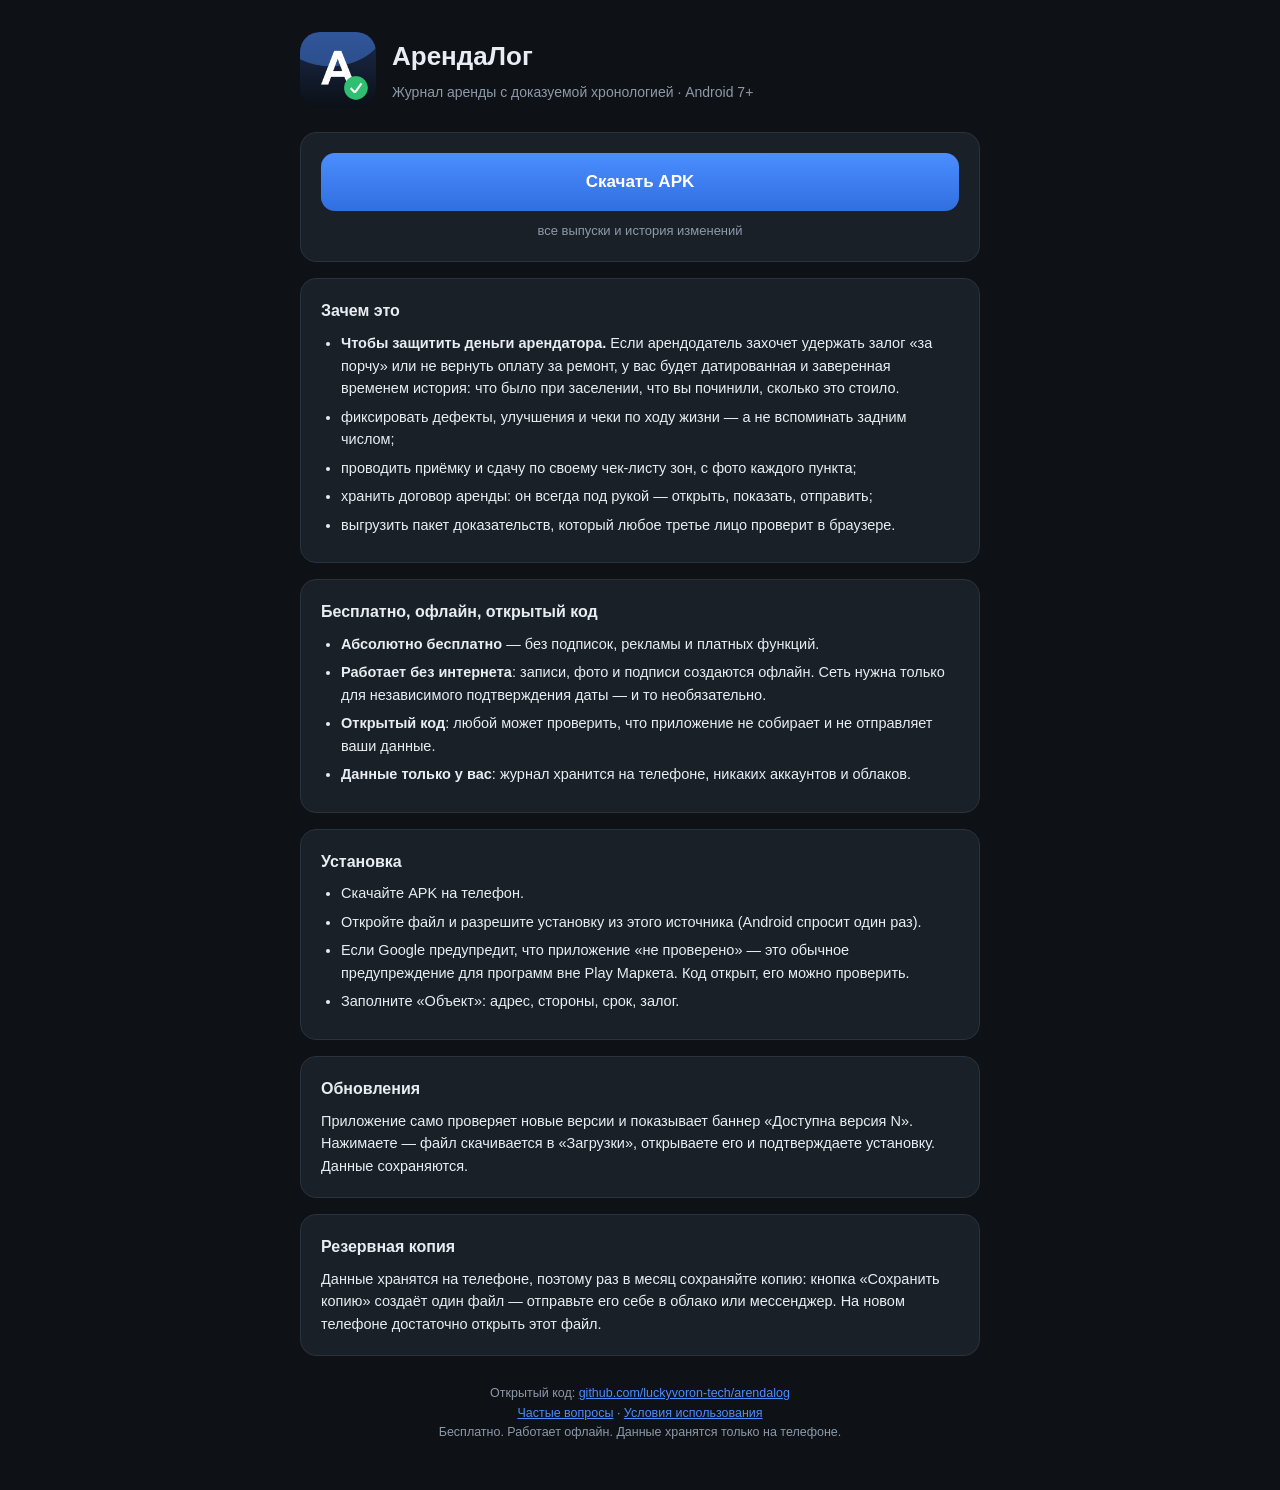
<file: docs/index.html>
<!DOCTYPE html>
<html lang="ru">
<head>
<meta charset="utf-8">
<meta name="viewport" content="width=device-width, initial-scale=1">
<title>АрендаЛог — журнал аренды с доказуемой хронологией</title>
<meta name="description" content="Android-приложение для арендатора: фиксирует дефекты, улучшения, чеки, приёмку и сдачу жилья с хеш-цепочкой, подписями и метками времени RFC 3161.">
<style>
  :root { --bg:#0e1116; --card:#1a2027; --line:#2a323d; --txt:#e8edf3; --muted:#8d99a8; --accent:#4c8dff; --ok:#2fbf71; }
  * { box-sizing:border-box; }
  body { margin:0; background:var(--bg); color:var(--txt); font:16px/1.55 -apple-system,"Segoe UI",Roboto,sans-serif; }
  .wrap { max-width:720px; margin:0 auto; padding:32px 20px 48px; }
  header { display:flex; gap:16px; align-items:center; margin-bottom:24px; }
  header img { width:76px; height:76px; border-radius:20px; }
  h1 { font-size:26px; margin:0 0 6px; }
  .sub { color:var(--muted); font-size:14px; }
  .card { background:var(--card); border:1px solid var(--line); border-radius:16px; padding:20px; margin:16px 0; }
  .btn { display:block; text-align:center; background:linear-gradient(180deg,var(--accent),#2f6fe0); color:#fff;
         text-decoration:none; font-weight:700; padding:16px; border-radius:14px; font-size:17px; }
  .btn:active { transform:scale(.99); }
  .link { display:block; text-align:center; color:var(--muted); font-size:13px; margin-top:10px; text-decoration:none; }
  ul { margin:8px 0 0; padding-left:20px; }
  li { margin:6px 0; font-size:14.5px; }
  code { background:#0b0e12; padding:2px 6px; border-radius:6px; font-size:13px; }
  .ok { color:var(--ok); }
  .grid { display:grid; grid-template-columns:1fr 1fr; gap:10px; }
  @media (max-width:560px) { .grid { grid-template-columns:1fr; } }
  footer { color:var(--muted); font-size:12.5px; text-align:center; margin-top:28px; }
  a { color:var(--accent); }
</style>
</head>
<body>
<div class="wrap">

  <header>
    <img src="icon-512.png" alt="АрендаЛог">
    <div>
      <h1>АрендаЛог</h1>
      <div class="sub">Журнал аренды с доказуемой хронологией · Android 7+</div>
    </div>
  </header>

  <div class="card">
    <a class="btn" href="https://github.com/luckyvoron-tech/arendalog/releases/latest/download/ArendaLog.apk">Скачать APK</a>
    <a class="link" href="https://github.com/luckyvoron-tech/arendalog/releases">все выпуски и история изменений</a>
  </div>

  <div class="card">
    <b>Зачем это</b>
    <ul>
      <li><b>Чтобы защитить деньги арендатора.</b> Если арендодатель захочет удержать залог «за порчу» или не вернуть оплату за ремонт, у вас будет датированная и заверенная временем история: что было при заселении, что вы починили, сколько это стоило.</li>
      <li>фиксировать дефекты, улучшения и чеки по ходу жизни — а не вспоминать задним числом;</li>
      <li>проводить приёмку и сдачу по своему чек-листу зон, с фото каждого пункта;</li>
      <li>хранить договор аренды: он всегда под рукой — открыть, показать, отправить;</li>
      <li>выгрузить пакет доказательств, который любое третье лицо проверит в браузере.</li>
    </ul>
  </div>

  <div class="card">
    <b>Бесплатно, офлайн, открытый код</b>
    <ul>
      <li><b>Абсолютно бесплатно</b> — без подписок, рекламы и платных функций.</li>
      <li><b>Работает без интернета</b>: записи, фото и подписи создаются офлайн. Сеть нужна только для независимого подтверждения даты — и то необязательно.</li>
      <li><b>Открытый код</b>: любой может проверить, что приложение не собирает и не отправляет ваши данные.</li>
      <li><b>Данные только у вас</b>: журнал хранится на телефоне, никаких аккаунтов и облаков.</li>
    </ul>
  </div>

  <div class="card">
    <b>Установка</b>
    <ul>
      <li>Скачайте APK на телефон.</li>
      <li>Откройте файл и разрешите установку из этого источника (Android спросит один раз).</li>
      <li>Если Google предупредит, что приложение «не проверено» — это обычное предупреждение для программ вне Play Маркета. Код открыт, его можно проверить.</li>
      <li>Заполните «Объект»: адрес, стороны, срок, залог.</li>
    </ul>
  </div>

  <div class="card">
    <b>Обновления</b>
    <p style="margin:8px 0 0;font-size:14.5px">Приложение само проверяет новые версии и показывает баннер «Доступна версия N». Нажимаете — файл скачивается в «Загрузки», открываете его и подтверждаете установку. Данные сохраняются.</p>
  </div>

  <div class="card">
    <b>Резервная копия</b>
    <p style="margin:8px 0 0;font-size:14.5px">Данные хранятся на телефоне, поэтому раз в месяц сохраняйте копию: кнопка «Сохранить копию» создаёт один файл — отправьте его себе в облако или мессенджер. На новом телефоне достаточно открыть этот файл.</p>
  </div>

  <footer>
    Открытый код: <a href="https://github.com/luckyvoron-tech/arendalog">github.com/luckyvoron-tech/arendalog</a><br>
    <a href="https://github.com/luckyvoron-tech/arendalog/blob/main/docs/faq.md">Частые вопросы</a> ·
    <a href="https://github.com/luckyvoron-tech/arendalog/blob/main/docs/terms.md">Условия использования</a><br>
    Бесплатно. Работает офлайн. Данные хранятся только на телефоне.
  </footer>
</div>
</body>
</html>
</file>
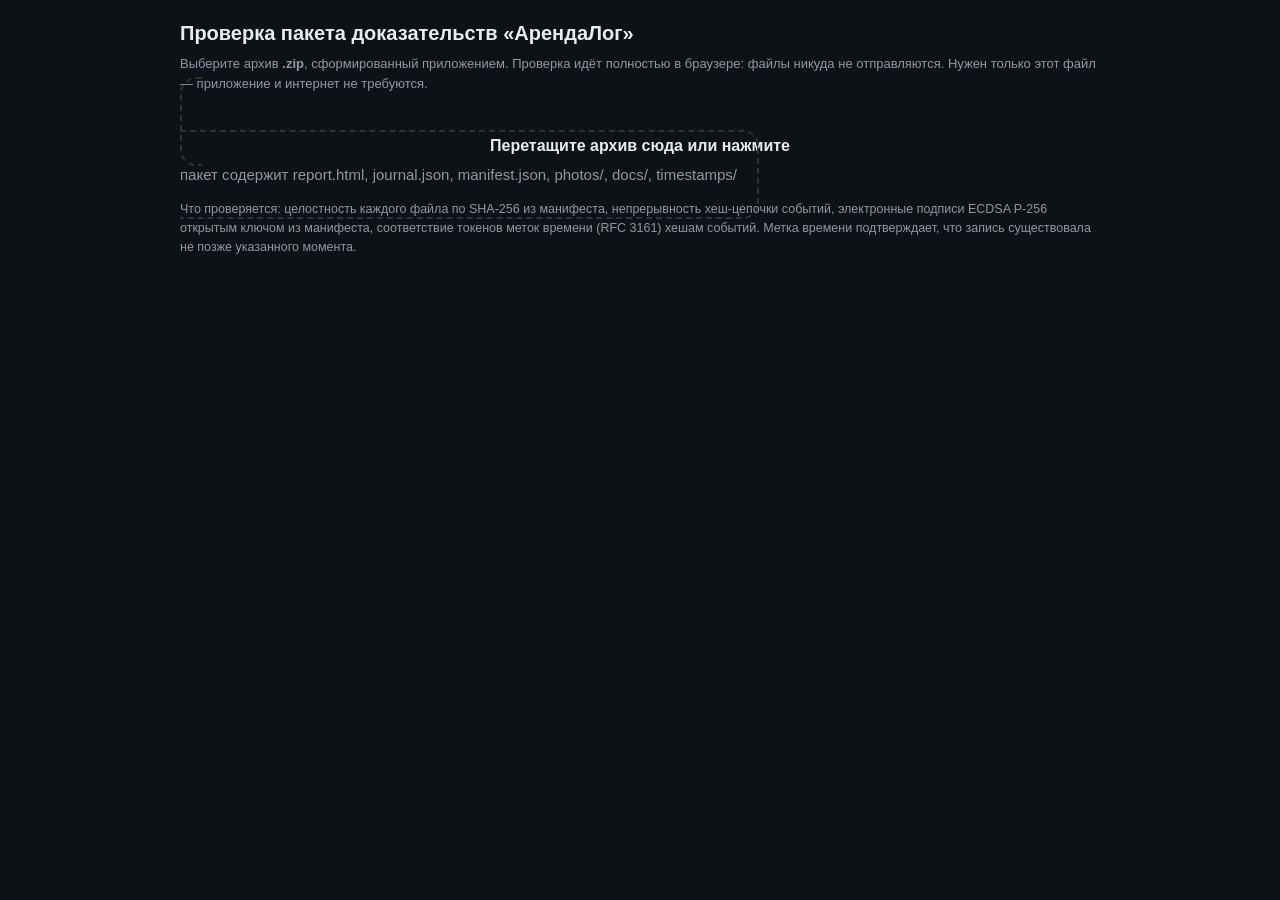
<file: app/verify.html>
<!DOCTYPE html>
<html lang="ru">
<head>
<meta charset="utf-8">
<meta name="viewport" content="width=device-width, initial-scale=1">
<title>АрендаЛог — проверка пакета доказательств</title>
<style>
  :root { --bg:#0e1116; --card:#1a2027; --line:#2a323d; --txt:#e8edf3; --muted:#8d99a8; --ok:#2fbf71; --bad:#ef5b5b; --warn:#f0b429; --accent:#4c8dff; }
  * { box-sizing:border-box; }
  body { margin:0; padding:18px; background:var(--bg); color:var(--txt); font:15px/1.5 -apple-system,"Segoe UI",Roboto,sans-serif; }
  .wrap { max-width:920px; margin:0 auto; }
  h1 { font-size:20px; margin:0 0 6px; }
  .sub { color:var(--muted); font-size:13px; margin-bottom:18px; }
  .drop { border:2px dashed var(--line); border-radius:16px; padding:34px 20px; text-align:center; color:var(--muted); cursor:pointer; transition:.15s; }
  .drop:hover, .drop.over { border-color:var(--accent); color:#cfe0ff; background:rgba(76,141,255,.06); }
  .drop b { color:var(--txt); display:block; margin-bottom:6px; font-size:16px; }
  input[type=file] { display:none; }
  .card { background:var(--card); border:1px solid var(--line); border-radius:14px; padding:16px; margin-top:16px; }
  .verdict { display:flex; align-items:center; gap:12px; font-size:17px; font-weight:700; }
  .dot { width:14px; height:14px; border-radius:50%; flex:0 0 14px; }
  .ok { color:#a9e8c4; } .ok .dot { background:var(--ok); }
  .bad { color:#ffb3b3; } .bad .dot { background:var(--bad); }
  .warn { color:#f3d38a; } .warn .dot { background:var(--warn); }
  .kv { display:flex; justify-content:space-between; gap:14px; padding:7px 0; border-bottom:1px dashed rgba(255,255,255,.07); font-size:13.5px; }
  .kv:last-child { border-bottom:0; }
  .kv span { color:var(--muted); } .kv b { text-align:right; }
  .mono { font-family:ui-monospace,Consolas,monospace; font-size:12px; word-break:break-all; }
  table { width:100%; border-collapse:collapse; font-size:12.5px; margin-top:10px; }
  th,td { border:1px solid var(--line); padding:6px 8px; text-align:left; vertical-align:top; }
  th { background:#202832; color:var(--muted); font-weight:600; }
  .tag { font-size:11px; padding:2px 7px; border-radius:6px; border:1px solid var(--line); white-space:nowrap; }
  .tag.ok { border-color:rgba(47,191,113,.45); background:rgba(47,191,113,.12); }
  .tag.bad { border-color:rgba(239,91,91,.45); background:rgba(239,91,91,.12); }
  .tag.warn { border-color:rgba(240,180,41,.45); background:rgba(240,180,41,.12); }
  ul.problems { margin:10px 0 0; padding-left:20px; color:#ffb3b3; font-size:13px; }
  .hint { color:var(--muted); font-size:12.5px; margin-top:14px; }
  .hide { display:none; }
</style>
</head>
<body>
<div class="wrap">
  <h1>Проверка пакета доказательств «АрендаЛог»</h1>
  <div class="sub">Выберите архив <b>.zip</b>, сформированный приложением. Проверка идёт полностью в браузере:
    файлы никуда не отправляются. Нужен только этот файл — приложение и интернет не требуются.</div>

  <label class="drop" id="drop" for="fileInput">
    <b>Перетащите архив сюда или нажмите</b>
    <span>пакет содержит report.html, journal.json, manifest.json, photos/, docs/, timestamps/</span>
  </label>
  <input type="file" id="fileInput" accept=".zip,application/zip">

  <div id="result"></div>

  <div class="hint">
    Что проверяется: целостность каждого файла по SHA-256 из манифеста, непрерывность хеш-цепочки событий,
    электронные подписи ECDSA P-256 открытым ключом из манифеста, соответствие токенов меток времени
    (RFC 3161) хешам событий. Метка времени подтверждает, что запись существовала не позже указанного момента.
  </div>
</div>

<script>
'use strict';

/* ─────────── канонический JSON: должен совпадать с приложением ─────────── */
function canonical(v) {
  if (v === null || typeof v !== 'object') return JSON.stringify(v);
  if (Array.isArray(v)) return '[' + v.map(canonical).join(',') + ']';
  const keys = Object.keys(v).filter(k => v[k] !== undefined).sort();
  return '{' + keys.map(k => JSON.stringify(k) + ':' + canonical(v[k])).join(',') + '}';
}
function hex(b) { return Array.from(new Uint8Array(b), x => x.toString(16).padStart(2, '0')).join(''); }
async function sha256Hex(data) {
  const buf = typeof data === 'string' ? new TextEncoder().encode(data) : data;
  return hex(await crypto.subtle.digest('SHA-256', buf));
}
function b64ToBytes(b64) {
  const s = atob(b64);
  const out = new Uint8Array(s.length);
  for (let i = 0; i < s.length; i++) out[i] = s.charCodeAt(i);
  return out;
}
const esc = s => String(s == null ? '' : s).replace(/[&<>"]/g, c => ({ '&': '&amp;', '<': '&lt;', '>': '&gt;', '"': '&quot;' }[c]));
const fmt = iso => {
  if (!iso) return '—';
  const d = new Date(iso);
  if (isNaN(d)) return '—';
  const p = n => String(n).padStart(2, '0');
  return `${p(d.getDate())}.${p(d.getMonth() + 1)}.${d.getFullYear()} ${p(d.getHours())}:${p(d.getMinutes())}`;
};

/* ─────────── чтение ZIP (stored + deflate) ─────────── */
async function readZip(buffer) {
  const u8 = new Uint8Array(buffer);
  const dv = new DataView(buffer);
  let eocd = -1;
  for (let i = u8.length - 22; i >= Math.max(0, u8.length - 66000); i--) {
    if (dv.getUint32(i, true) === 0x06054b50) { eocd = i; break; }
  }
  if (eocd < 0) throw new Error('это не ZIP-архив');
  const count = dv.getUint16(eocd + 10, true);
  const cdOffset = dv.getUint32(eocd + 16, true);
  const entries = [];
  let p = cdOffset;
  for (let i = 0; i < count; i++) {
    if (dv.getUint32(p, true) !== 0x02014b50) break;
    const method = dv.getUint16(p + 10, true);
    const crc = dv.getUint32(p + 16, true);
    const csize = dv.getUint32(p + 20, true);
    const usize = dv.getUint32(p + 24, true);
    const nameLen = dv.getUint16(p + 28, true);
    const extraLen = dv.getUint16(p + 30, true);
    const commentLen = dv.getUint16(p + 32, true);
    const localOff = dv.getUint32(p + 42, true);
    const name = new TextDecoder('utf-8').decode(u8.subarray(p + 46, p + 46 + nameLen));
    entries.push({ name, method, csize, usize, crc, localOff });
    p += 46 + nameLen + extraLen + commentLen;
  }
  const files = {};
  for (const e of entries) {
    if (e.name.endsWith('/')) continue;
    const lh = e.localOff;
    if (dv.getUint32(lh, true) !== 0x04034b50) continue;
    const nameLen = dv.getUint16(lh + 26, true);
    const extraLen = dv.getUint16(lh + 28, true);
    const start = lh + 30 + nameLen + extraLen;
    const raw = u8.subarray(start, start + e.csize);
    let data;
    if (e.method === 0) {
      data = raw;
    } else if (e.method === 8) {
      const ds = new DecompressionStream('deflate-raw');
      const stream = new Blob([raw]).stream().pipeThrough(ds);
      data = new Uint8Array(await new Response(stream).arrayBuffer());
    } else {
      throw new Error('неподдерживаемое сжатие: ' + e.method);
    }
    files[e.name] = data;
  }
  return files;
}

/* ─────────── проверка ─────────── */
async function verify(files) {
  const problems = [];
  const warnings = [];
  const out = { problems, warnings, events: [], files: [] };

  const dec = b => new TextDecoder('utf-8').decode(b);
  if (!files['manifest.json']) throw new Error('в архиве нет manifest.json');
  if (!files['journal.json']) throw new Error('в архиве нет journal.json');

  const manifest = JSON.parse(dec(files['manifest.json']));
  const journal = JSON.parse(dec(files['journal.json']));
  out.manifest = manifest;
  out.journal = journal;

  /* 1. файлы по манифесту */
  for (const f of manifest.files || []) {
    const data = files[f.name];
    if (!data) { problems.push('файл отсутствует: ' + f.name); out.files.push({ name: f.name, ok: false, note: 'нет в архиве' }); continue; }
    const h = await sha256Hex(data);
    const ok = h === f.sha256;
    out.files.push({ name: f.name, ok, note: ok ? 'совпадает' : 'хеш не совпадает' });
    if (!ok) problems.push('файл изменён: ' + f.name);
  }
  const listed = new Set((manifest.files || []).map(f => f.name));
  for (const n of Object.keys(files)) {
    if (['manifest.json', 'verify.html'].includes(n)) continue;
    if (!listed.has(n)) warnings.push('файл не указан в манифесте: ' + n);
  }

  /* 2. цепочка и подписи */
  const events = (journal.events || []).slice().sort((a, b) => a.seq - b.seq);
  if (!events.length) warnings.push('в журнале нет событий');
  let key = null;
  if (manifest.publicKeyJwk) {
    try {
      key = await crypto.subtle.importKey('jwk', manifest.publicKeyJwk, { name: 'ECDSA', namedCurve: 'P-256' }, false, ['verify']);
    } catch (e) { problems.push('открытый ключ в манифесте повреждён'); }
  } else {
    problems.push('в манифесте нет открытого ключа — подписи проверить нельзя');
  }
  let prev = '';
  const myAuthor = manifest.authorId || null;
  const groups = new Map();
  for (const ev of events) {
    const key = (!ev.authorId || ev.authorId === myAuthor) ? 'local' : ev.authorId;
    if (!groups.has(key)) groups.set(key, []);
    groups.get(key).push(ev);
  }
  const roots = {};
  for (const [author, list] of groups) {
    list.sort((a, b) => (a.seq || 0) - (b.seq || 0));
    prev = '';
    for (const ev of list) {
      const rec = { seq: ev.seq, type: ev.type, title: ev.title, ts: ev.tsDevice, tsa: ev.tsa ? ev.tsa.time : null, ok: true, note: '' };
      const base = {
        journalId: ev.journalId, seq: ev.seq, type: ev.type, title: ev.title || '',
        note: ev.note || '', amount: ev.amount || 0, room: ev.room || '',
        severity: ev.severity || '', tsDevice: ev.tsDevice,
        photos: (ev.photos || []).slice(), meta: ev.meta || null
      };
      if (ev.authorId) base.authorId = ev.authorId;
      const expect = await sha256Hex(canonical(Object.assign({}, base, { prevHash: ev.prevHash || '' })));
      if ((ev.prevHash || '') !== prev) { rec.ok = false; rec.note = 'разрыв цепочки'; problems.push('событие #' + ev.seq + ': разрыв цепочки'); }
      else if (expect !== ev.hash) { rec.ok = false; rec.note = 'хеш не совпадает'; problems.push('событие #' + ev.seq + ': содержимое изменено'); }
      else if (key) {
        let okSig = false;
        try {
          okSig = await crypto.subtle.verify({ name: 'ECDSA', hash: 'SHA-256' }, key,
            b64ToBytes(ev.sig), hexToBytes(ev.hash));
        } catch (e) { okSig = false; }
        if (!okSig) { rec.ok = false; rec.note = 'подпись неверна'; problems.push('событие #' + ev.seq + ': подпись неверна'); }
      }
      if (rec.ok && !ev.tsa) { rec.note = 'без метки времени'; warnings.push('событие #' + ev.seq + ': нет метки времени'); }

      /* 3. метка времени: токен должен содержать хеш события */
      if (ev.tsa && ev.tsa.token) {
        const token = b64ToBytes(ev.tsa.token);
        const needle = ev.hash;
        let found = false;
        for (let i = 0; i + 34 <= token.length; i++) {
          if (token[i] === 0x04 && token[i + 1] === 0x20) {
            let s = '';
            for (let j = 0; j < 32; j++) s += token[i + 2 + j].toString(16).padStart(2, '0');
            if (s === needle) { found = true; break; }
          }
        }
        if (!found) { warnings.push('событие #' + ev.seq + ': в токене не найден отпечаток (проверьте на сервере TSA)'); }
        const tsr = files['timestamps/' + ev.id + '.tsr'];
        if (!tsr) warnings.push('событие #' + ev.seq + ': токен .tsr отсутствует в архиве');
      }
      prev = expect === ev.hash ? ev.hash : prev;
      out.events.push(rec);
    }
    if (prev) roots[author] = prev;
  }
  const rootKeys = Object.keys(roots).sort();
  const rootJoined = rootKeys.map(k => roots[k]).join(':');

  out.rootOk = manifest.rootHash === rootJoined;
  if (manifest.rootHash && !out.rootOk) problems.push('корневой хеш не совпадает с цепочкой');
  return out;
}

function hexToBytes(h) {
  const out = new Uint8Array(h.length / 2);
  for (let i = 0; i < out.length; i++) out[i] = parseInt(h.substr(i * 2, 2), 16);
  return out;
}

/* ─────────── интерфейс ─────────── */
const el = id => document.getElementById(id);
const drop = el('drop'), input = el('fileInput'), result = el('result');

async function handleFile(file) {
  result.innerHTML = '<div class="card">Проверяю…</div>';
  try {
    const buf = await file.arrayBuffer();
    const files = await readZip(buf);
    const r = await verify(files);
    render(r, file.name);
  } catch (e) {
    result.innerHTML = '<div class="card"><div class="verdict bad"><span class="dot"></span>Не удалось проверить</div>' +
      '<p class="mono">' + esc(e.message) + '</p></div>';
  }
}

function render(r, fileName) {
  const okAll = r.problems.length === 0;
  const evOk = r.events.filter(e => e.ok).length;
  const stamped = r.events.filter(e => e.tsa).length;
  const j = r.journal.journal || {};
  const filesOk = r.files.filter(f => f.ok).length;

  let html = '<div class="card">';
  html += '<div class="verdict ' + (okAll ? 'ok' : 'bad') + '"><span class="dot"></span>' +
    (okAll ? 'Пакет подлинный и не изменён' : 'Обнаружены расхождения') + '</div>';
  html += '<div class="kv"><span>Архив</span><b>' + esc(fileName) + '</b></div>';
  html += '<div class="kv"><span>Объект</span><b>' + esc(j.address || j.title || '—') + '</b></div>';
  html += '<div class="kv"><span>Арендатор</span><b>' + esc(j.tenant || '—') + '</b></div>';
  html += '<div class="kv"><span>Арендодатель</span><b>' + esc(j.landlord || '—') + '</b></div>';
  html += '<div class="kv"><span>Событий проверено</span><b>' + evOk + ' из ' + r.events.length + '</b></div>';
  html += '<div class="kv"><span>С меткой времени</span><b>' + stamped + '</b></div>';
  html += '<div class="kv"><span>Файлов сверено</span><b>' + filesOk + ' из ' + r.files.length + '</b></div>';
  html += '<div class="kv"><span>Корневой хеш</span><b class="mono">' + esc((r.manifest.rootHash || '—').slice(0, 32)) + '…</b></div>';
  html += '<div class="kv"><span>Отпечаток ключа</span><b class="mono">' + esc((r.manifest.keyFingerprint || '—').slice(0, 32)) + '…</b></div>';
  html += '</div>';

  if (r.problems.length) {
    html += '<div class="card"><b>Расхождения</b><ul class="problems">' +
      r.problems.map(p => '<li>' + esc(p) + '</li>').join('') + '</ul></div>';
  }
  if (r.warnings.length) {
    html += '<div class="card"><b>Замечания</b><div class="hint" style="margin-top:8px">' +
      r.warnings.map(w => '• ' + esc(w)).join('<br>') + '</div></div>';
  }

  html += '<div class="card"><b>События</b><table><thead><tr>' +
    '<th>№</th><th>Тип</th><th>Содержание</th><th>Время устройства</th><th>Метка времени</th><th>Проверка</th>' +
    '</tr></thead><tbody>';
  for (const e of r.events) {
    html += '<tr><td>' + e.seq + '</td><td>' + esc(e.type) + '</td><td>' + esc(e.title) + '</td>' +
      '<td style="white-space:nowrap">' + fmt(e.ts) + '</td>' +
      '<td style="white-space:nowrap">' + (e.tsa ? fmt(e.tsa) : '—') + '</td>' +
      '<td><span class="tag ' + (e.ok ? 'ok' : 'bad') + '">' + esc(e.note || 'ок') + '</span></td></tr>';
  }
  html += '</tbody></table></div>';

  html += '<div class="card"><b>Файлы</b><table><thead><tr><th>Файл</th><th>Результат</th></tr></thead><tbody>' +
    r.files.map(f => '<tr><td class="mono">' + esc(f.name) + '</td><td><span class="tag ' + (f.ok ? 'ok' : 'bad') + '">' + esc(f.note) + '</span></td></tr>').join('') +
    '</tbody></table></div>';

  result.innerHTML = html;
}

drop.addEventListener('click', () => input.click());
drop.addEventListener('dragover', e => { e.preventDefault(); drop.classList.add('over'); });
drop.addEventListener('dragleave', () => drop.classList.remove('over'));
drop.addEventListener('drop', e => {
  e.preventDefault(); drop.classList.remove('over');
  const f = e.dataTransfer.files && e.dataTransfer.files[0];
  if (f) handleFile(f);
});
input.addEventListener('change', () => {
  const f = input.files && input.files[0];
  if (f) handleFile(f);
});
</script>
</body>
</html>
</file>
